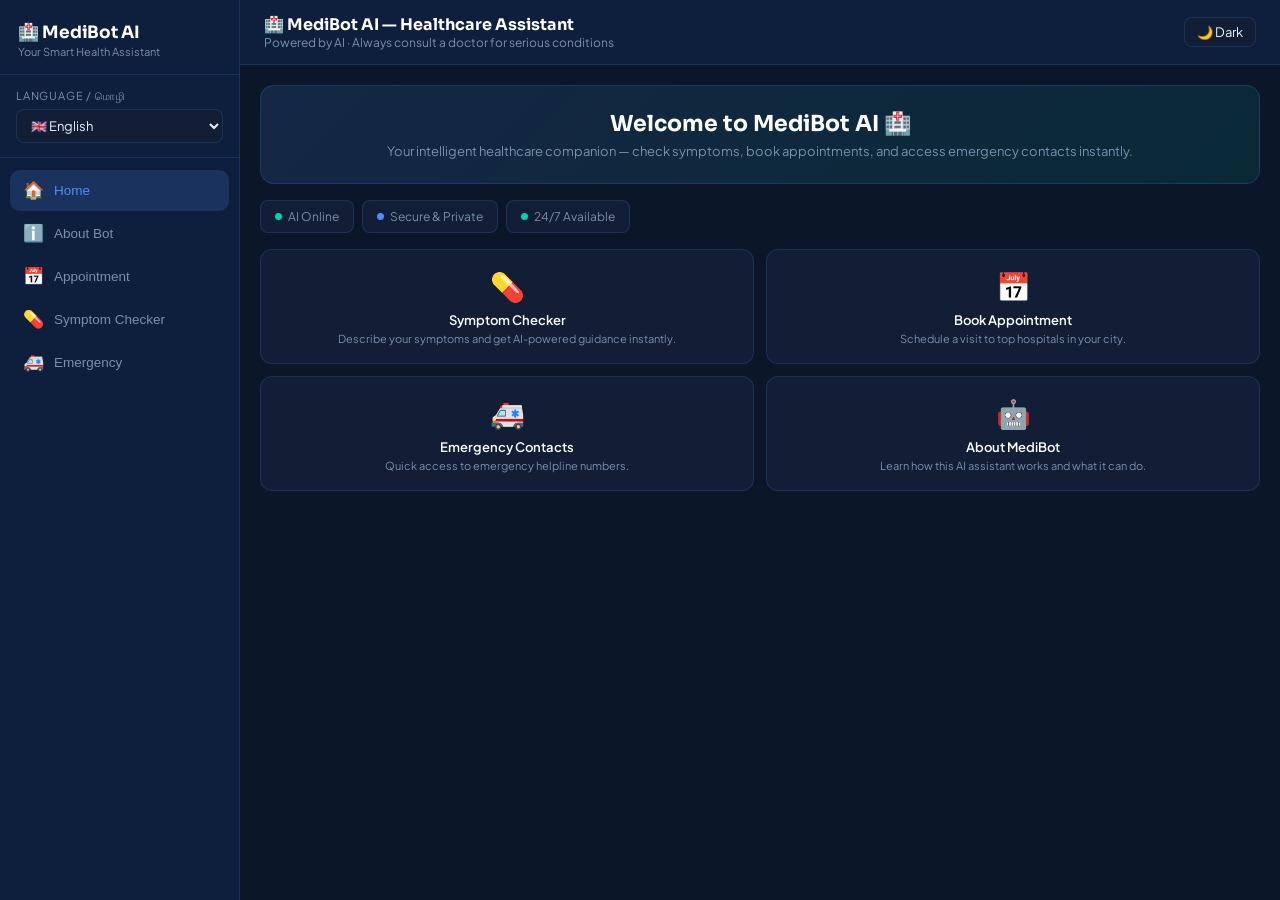
<file: index.html>
<!DOCTYPE html>
<html lang="en">
<head>
<meta charset="UTF-8">
<meta name="viewport" content="width=device-width, initial-scale=1.0">
<title>MediBot AI</title>
<link href="https://fonts.googleapis.com/css2?family=Plus+Jakarta+Sans:wght@400;500;600;700&family=Sora:wght@400;600;700&display=swap" rel="stylesheet">
<style>
*{margin:0;padding:0;box-sizing:border-box}
:root{
  --bg:#0b1628;
  --sidebar:#0d1f3c;
  --card:#111e35;
  --card2:#152240;
  --accent:#00d4aa;
  --accent2:#4f8ef7;
  --red:#ff4d6a;
  --yellow:#ffc94a;
  --text:#e8f0fe;
  --muted:#7a8fad;
  --border:rgba(79,142,247,0.18);
  --radius:14px;
}
body{font-family:'Plus Jakarta Sans',sans-serif;background:var(--bg);color:var(--text);display:flex;height:100vh;overflow:hidden;font-size:14px}
.sidebar{width:240px;background:var(--sidebar);border-right:1px solid var(--border);display:flex;flex-direction:column;padding:0;flex-shrink:0;overflow-y:auto}
.logo{padding:22px 18px 16px;border-bottom:1px solid var(--border)}
.logo h1{font-family:'Sora',sans-serif;font-size:17px;font-weight:700;color:#fff;letter-spacing:-0.3px}
.logo span{font-size:11px;color:var(--muted);display:block;margin-top:2px}
.lang-box{padding:14px 16px;border-bottom:1px solid var(--border)}
.lang-box label{font-size:11px;color:var(--muted);text-transform:uppercase;letter-spacing:0.8px;display:block;margin-bottom:6px}
.lang-box select{width:100%;background:var(--card);color:var(--text);border:1px solid var(--border);border-radius:8px;padding:7px 10px;font-family:inherit;font-size:13px;cursor:pointer}
.lang-box select:focus{outline:none;border-color:var(--accent2)}
nav{padding:12px 10px;flex:1}
.nav-item{display:flex;align-items:center;gap:10px;padding:10px 12px;border-radius:10px;cursor:pointer;color:var(--muted);transition:all .2s;margin-bottom:2px;font-size:13.5px;font-weight:500;border:none;background:none;width:100%;text-align:left}
.nav-item:hover{background:rgba(79,142,247,0.1);color:var(--text)}
.nav-item.active{background:rgba(79,142,247,0.18);color:var(--accent2)}
.nav-item .icon{font-size:17px;width:22px;text-align:center}
.main{flex:1;display:flex;flex-direction:column;overflow:hidden}
.topbar{background:var(--sidebar);border-bottom:1px solid var(--border);padding:14px 24px;display:flex;align-items:center;justify-content:space-between;flex-shrink:0}
.topbar-title{font-family:'Sora',sans-serif;font-size:16px;font-weight:700;color:#fff}
.topbar-sub{font-size:12px;color:var(--muted)}
.dark-toggle{background:var(--card);border:1px solid var(--border);border-radius:8px;padding:6px 12px;color:var(--text);cursor:pointer;font-size:13px;font-family:inherit}
.content{flex:1;overflow-y:auto;padding:20px}
.section{display:none}
.section.active{display:block}
.card{background:var(--card);border:1px solid var(--border);border-radius:var(--radius);padding:20px;margin-bottom:16px}
.card-title{font-size:15px;font-weight:700;color:#fff;margin-bottom:12px;display:flex;align-items:center;gap:8px}
.badge{font-size:11px;padding:2px 8px;border-radius:20px;font-weight:600}
.badge-green{background:rgba(0,212,170,0.18);color:var(--accent)}
.badge-red{background:rgba(255,77,106,0.18);color:var(--red)}
.badge-blue{background:rgba(79,142,247,0.18);color:var(--accent2)}
.about-hero{background:linear-gradient(135deg,rgba(79,142,247,0.2),rgba(0,212,170,0.1));border:1px solid var(--border);border-radius:var(--radius);padding:28px;text-align:center;margin-bottom:16px}
.about-hero h2{font-family:'Sora',sans-serif;font-size:26px;font-weight:700;color:#fff;margin-bottom:8px}
.about-hero p{color:var(--muted);font-size:14px;line-height:1.7;max-width:480px;margin:0 auto}
.features-grid{display:grid;grid-template-columns:1fr 1fr;gap:12px}
.feat{background:var(--card);border:1px solid var(--border);border-radius:10px;padding:16px}
.feat .fi{font-size:22px;margin-bottom:8px}
.feat h4{font-size:13px;font-weight:600;color:#fff;margin-bottom:4px}
.feat p{font-size:12px;color:var(--muted);line-height:1.5}
.appt-grid{display:grid;grid-template-columns:1fr 1fr;gap:12px}
.form-group{margin-bottom:14px}
.form-group label{font-size:12px;color:var(--muted);display:block;margin-bottom:5px;text-transform:uppercase;letter-spacing:0.6px}
.form-group input,.form-group select,.form-group textarea{width:100%;background:var(--card2);border:1px solid var(--border);border-radius:8px;padding:9px 12px;color:var(--text);font-family:inherit;font-size:13px}
.form-group input:focus,.form-group select:focus,.form-group textarea:focus{outline:none;border-color:var(--accent2)}
.form-group select option{background:#1a2a4a}
.time-slots{display:grid;grid-template-columns:repeat(4,1fr);gap:6px;margin-top:6px}
.slot{background:var(--card2);border:1px solid var(--border);border-radius:7px;padding:7px;text-align:center;cursor:pointer;font-size:12px;color:var(--text);transition:all .2s}
.slot:hover{border-color:var(--accent2);color:var(--accent2)}
.slot.selected{background:rgba(79,142,247,0.2);border-color:var(--accent2);color:var(--accent2);font-weight:600}
.slot.booked{background:rgba(255,77,106,0.1);border-color:rgba(255,77,106,0.3);color:var(--red);cursor:not-allowed;text-decoration:line-through;opacity:0.6}
.btn{width:100%;padding:12px;border:none;border-radius:10px;background:var(--accent2);color:#fff;font-family:inherit;font-size:14px;font-weight:600;cursor:pointer;transition:all .2s;margin-top:4px}
.btn:hover{opacity:0.9;transform:translateY(-1px)}
.btn-green{background:var(--accent);color:#0b1628}
.toast{display:none;padding:12px 16px;border-radius:10px;font-size:13px;font-weight:500;margin-bottom:14px;animation:fadeIn .3s}
.toast.show{display:flex;align-items:center;gap:8px}
.toast.success{background:rgba(0,212,170,0.15);border:1px solid rgba(0,212,170,0.3);color:var(--accent)}
.toast.error{background:rgba(255,77,106,0.15);border:1px solid rgba(255,77,106,0.3);color:var(--red)}
@keyframes fadeIn{from{opacity:0;transform:translateY(-8px)}to{opacity:1;transform:translateY(0)}}
.booked-list{margin-top:16px}
.booked-item{background:var(--card2);border:1px solid var(--border);border-radius:10px;padding:12px 16px;margin-bottom:8px;display:flex;align-items:center;gap:12px}
.booked-avatar{width:36px;height:36px;border-radius:50%;background:rgba(79,142,247,0.2);display:flex;align-items:center;justify-content:center;font-size:14px;font-weight:700;color:var(--accent2);flex-shrink:0}
.booked-info h4{font-size:13px;font-weight:600;color:#fff}
.booked-info p{font-size:11px;color:var(--muted)}
.ai-chat{background:var(--card2);border:1px solid var(--border);border-radius:var(--radius);padding:16px;min-height:160px;max-height:260px;overflow-y:auto;margin-bottom:12px}
.ai-msg{display:flex;gap:10px;margin-bottom:12px;animation:fadeIn .3s}
.ai-msg .avatar{width:30px;height:30px;border-radius:50%;flex-shrink:0;display:flex;align-items:center;justify-content:center;font-size:14px}
.ai-avatar{background:rgba(0,212,170,0.15);color:var(--accent)}
.user-avatar{background:rgba(79,142,247,0.15);color:var(--accent2)}
.ai-msg .bubble{background:var(--card);border:1px solid var(--border);border-radius:10px;padding:10px 13px;font-size:13px;line-height:1.6;color:var(--text);flex:1}
.user-msg{flex-direction:row-reverse}
.user-msg .bubble{background:rgba(79,142,247,0.12);text-align:right}
.symptom-input-row{display:flex;gap:8px}
.symptom-input-row input{flex:1;background:var(--card2);border:1px solid var(--border);border-radius:8px;padding:9px 14px;color:var(--text);font-family:inherit;font-size:13px}
.symptom-input-row input:focus{outline:none;border-color:var(--accent)}
.symptom-input-row button{background:var(--accent);color:#0b1628;border:none;border-radius:8px;padding:9px 16px;font-family:inherit;font-weight:600;cursor:pointer;white-space:nowrap;font-size:13px}
.quick-chips{display:flex;flex-wrap:wrap;gap:7px;margin-bottom:14px}
.chip{background:var(--card2);border:1px solid var(--border);border-radius:20px;padding:5px 12px;font-size:12px;color:var(--muted);cursor:pointer;transition:all .2s}
.chip:hover{border-color:var(--accent);color:var(--accent)}
.emg-header{background:linear-gradient(135deg,rgba(255,77,106,0.2),rgba(255,77,106,0.05));border:1px solid rgba(255,77,106,0.3);border-radius:var(--radius);padding:18px 20px;margin-bottom:16px;display:flex;align-items:center;gap:14px}
.emg-icon{font-size:32px}
.emg-header h3{font-size:16px;font-weight:700;color:#fff}
.emg-header p{font-size:12px;color:var(--muted);margin-top:2px}
.emg-grid{display:grid;grid-template-columns:1fr 1fr;gap:10px}
.emg-card{background:var(--card);border:1px solid var(--border);border-radius:12px;padding:16px;cursor:pointer;transition:all .2s}
.emg-card:hover{border-color:var(--red);transform:translateY(-2px)}
.emg-card .num{font-size:24px;font-weight:700;color:var(--red);margin-bottom:4px}
.emg-card .ename{font-size:13px;font-weight:600;color:#fff}
.emg-card .edesc{font-size:11px;color:var(--muted);margin-top:3px}
.emg-card .call-btn{margin-top:10px;background:rgba(255,77,106,0.15);border:1px solid rgba(255,77,106,0.3);color:var(--red);border-radius:7px;padding:6px 12px;font-size:12px;font-weight:600;cursor:pointer;width:100%;font-family:inherit;transition:background .2s}
.emg-card .call-btn:hover{background:rgba(255,77,106,0.25)}
.emg-tips{background:rgba(255,196,74,0.08);border:1px solid rgba(255,196,74,0.2);border-radius:10px;padding:14px 16px;margin-top:12px}
.emg-tips h4{font-size:13px;font-weight:600;color:var(--yellow);margin-bottom:8px}
.emg-tips li{font-size:12px;color:var(--muted);line-height:1.8;margin-left:16px}
.home-hero{background:linear-gradient(135deg,rgba(79,142,247,0.15),rgba(0,212,170,0.1));border:1px solid var(--border);border-radius:var(--radius);padding:24px;margin-bottom:16px;text-align:center}
.home-hero h2{font-family:'Sora',sans-serif;font-size:22px;font-weight:700;color:#fff;margin-bottom:6px}
.home-hero p{color:var(--muted);font-size:13px}
.home-grid{display:grid;grid-template-columns:1fr 1fr;gap:12px}
.home-tile{background:var(--card);border:1px solid var(--border);border-radius:12px;padding:18px;cursor:pointer;transition:all .2s;text-align:center}
.home-tile:hover{border-color:var(--accent2);transform:translateY(-2px)}
.home-tile .tile-icon{font-size:28px;margin-bottom:8px}
.home-tile h4{font-size:13px;font-weight:600;color:#fff;margin-bottom:4px}
.home-tile p{font-size:11px;color:var(--muted)}
.status-row{display:flex;gap:8px;margin-bottom:16px;flex-wrap:wrap}
.status-badge{background:var(--card);border:1px solid var(--border);border-radius:8px;padding:8px 14px;font-size:12px;color:var(--muted);display:flex;align-items:center;gap:6px}
.dot{width:7px;height:7px;border-radius:50%;display:inline-block}
.dot-green{background:var(--accent)}
.dot-blue{background:var(--accent2)}
.typing{display:flex;align-items:center;gap:4px;padding:8px}
.typing span{width:6px;height:6px;border-radius:50%;background:var(--accent);animation:pulse 1.2s infinite}
.typing span:nth-child(2){animation-delay:.2s}
.typing span:nth-child(3){animation-delay:.4s}
@keyframes pulse{0%,60%,100%{transform:scale(1);opacity:.5}30%{transform:scale(1.3);opacity:1}}
::-webkit-scrollbar{width:5px}
::-webkit-scrollbar-track{background:transparent}
::-webkit-scrollbar-thumb{background:var(--border);border-radius:3px}
</style>
</head>
<body>

<div class="sidebar">
  <div class="logo">
    <h1>🏥 MediBot AI</h1>
    <span>Your Smart Health Assistant</span>
  </div>
  <div class="lang-box">
    <label>Language / மொழி</label>
    <select id="langSelect" onchange="changeLang(this.value)">
      <option value="en">🇬🇧 English</option>
      <option value="ta">🇮🇳 Tamil (தமிழ்)</option>
      <option value="hi">🇮🇳 Hindi (हिंदी)</option>
      <option value="te">🇮🇳 Telugu (తెలుగు)</option>
      <option value="ml">🇮🇳 Malayalam (മലയാളം)</option>
    </select>
  </div>
  <nav>
    <button class="nav-item active" onclick="goTo('home',this)">
      <span class="icon">🏠</span><span data-key="nav_home">Home</span>
    </button>
    <button class="nav-item" onclick="goTo('about',this)">
      <span class="icon">ℹ️</span><span data-key="nav_about">About Bot</span>
    </button>
    <button class="nav-item" onclick="goTo('appointment',this)">
      <span class="icon">📅</span><span data-key="nav_appt">Appointment</span>
    </button>
    <button class="nav-item" onclick="goTo('symptom',this)">
      <span class="icon">💊</span><span data-key="nav_symptom">Symptom Checker</span>
    </button>
    <button class="nav-item" onclick="goTo('emergency',this)">
      <span class="icon">🚑</span><span data-key="nav_emg">Emergency</span>
    </button>
  </nav>
</div>

<div class="main">
  <div class="topbar">
    <div>
      <div class="topbar-title">🏥 MediBot AI — Healthcare Assistant</div>
      <div class="topbar-sub">Powered by AI · Always consult a doctor for serious conditions</div>
    </div>
    <button class="dark-toggle" onclick="toggleDark()">🌙 Dark</button>
  </div>

  <div class="content">

    <!-- HOME -->
    <div class="section active" id="sec-home">
      <div class="home-hero">
        <h2 id="home-title">Welcome to MediBot AI 🏥</h2>
        <p id="home-sub">Your intelligent healthcare companion — check symptoms, book appointments, and access emergency contacts instantly.</p>
      </div>
      <div class="status-row">
        <div class="status-badge"><span class="dot dot-green"></span><span data-key="status_online">AI Online</span></div>
        <div class="status-badge"><span class="dot dot-blue"></span><span data-key="status_secure">Secure & Private</span></div>
        <div class="status-badge"><span class="dot dot-green"></span><span data-key="status_24">24/7 Available</span></div>
      </div>
      <div class="home-grid">
        <div class="home-tile" onclick="goTo('symptom',null)">
          <div class="tile-icon">💊</div>
          <h4 data-key="tile_symptom">Symptom Checker</h4>
          <p data-key="tile_symptom_desc">Describe your symptoms and get AI-powered guidance instantly.</p>
        </div>
        <div class="home-tile" onclick="goTo('appointment',null)">
          <div class="tile-icon">📅</div>
          <h4 data-key="tile_appt">Book Appointment</h4>
          <p data-key="tile_appt_desc">Schedule a visit to top hospitals in your city.</p>
        </div>
        <div class="home-tile" onclick="goTo('emergency',null)">
          <div class="tile-icon">🚑</div>
          <h4 data-key="tile_emg">Emergency Contacts</h4>
          <p data-key="tile_emg_desc">Quick access to emergency helpline numbers.</p>
        </div>
        <div class="home-tile" onclick="goTo('about',null)">
          <div class="tile-icon">🤖</div>
          <h4 data-key="tile_about">About MediBot</h4>
          <p data-key="tile_about_desc">Learn how this AI assistant works and what it can do.</p>
        </div>
      </div>
    </div>

    <!-- ABOUT -->
    <div class="section" id="sec-about">
      <div class="about-hero">
        <h2>🤖 MediBot AI</h2>
        <p data-key="about_desc">MediBot is an intelligent AI-powered healthcare assistant designed to help users understand basic symptoms, book hospital appointments, and access emergency support — all in one place, in your preferred language.</p>
      </div>
      <div class="features-grid">
        <div class="feat"><div class="fi">💊</div><h4 data-key="feat1_title">Symptom Analysis</h4><p data-key="feat1_desc">Describe your symptoms in plain language and get basic health guidance with suggested medications and care tips.</p></div>
        <div class="feat"><div class="fi">📅</div><h4 data-key="feat2_title">Smart Appointments</h4><p data-key="feat2_desc">Book time slots at top hospitals. The system prevents double-booking for the same doctor automatically.</p></div>
        <div class="feat"><div class="fi">🚑</div><h4 data-key="feat3_title">Emergency Access</h4><p data-key="feat3_desc">One-click access to all Indian emergency helplines including ambulance, police, and hospital contacts.</p></div>
        <div class="feat"><div class="fi">🌐</div><h4 data-key="feat4_title">Multilingual Support</h4><p data-key="feat4_desc">Available in Tamil, Hindi, Telugu, Malayalam, and English — serving patients across India.</p></div>
      </div>
      <div class="card" style="margin-top:14px">
        <div class="card-title">⚠️ <span data-key="disclaimer_title">Important Disclaimer</span></div>
        <p style="font-size:13px;color:var(--muted);line-height:1.7" data-key="disclaimer_text">MediBot AI provides general health information only. It is NOT a substitute for professional medical advice, diagnosis, or treatment. Always consult a qualified healthcare professional for serious or persistent conditions.</p>
      </div>
    </div>

    <!-- APPOINTMENT -->
    <div class="section" id="sec-appointment">
      <div id="appt-toast" class="toast"></div>
      <div class="card">
        <div class="card-title">📅 <span data-key="appt_title">Book an Appointment</span></div>
        <div class="appt-grid">
          <div class="form-group">
            <label data-key="lbl_name">Full Name</label>
            <input id="appt_name" type="text" placeholder="John Doe">
          </div>
          <div class="form-group">
            <label data-key="lbl_date">Date</label>
            <input id="appt_date" type="date">
          </div>
          <div class="form-group">
            <label data-key="lbl_hospital">Hospital</label>
            <select id="appt_hospital">
              <option value="">-- Select Hospital --</option>
              <option value="Apollo">Apollo Hospital</option>
              <option value="Fortis">Fortis Hospital</option>
              <option value="Kauvery">Kauvery Hospital</option>
              <option value="MIOT">MIOT International</option>
              <option value="GovtGeneral">Govt. General Hospital</option>
            </select>
          </div>
          <div class="form-group">
            <label data-key="lbl_doctor">Doctor / Specialty</label>
            <select id="appt_doctor">
              <option value="">-- Select Doctor --</option>
              <option value="Dr. Priya - General">Dr. Priya — General</option>
              <option value="Dr. Raj - Cardiology">Dr. Raj — Cardiology</option>
              <option value="Dr. Meena - Pediatrics">Dr. Meena — Pediatrics</option>
              <option value="Dr. Kumar - Orthopedics">Dr. Kumar — Orthopedics</option>
              <option value="Dr. Anand - Neurology">Dr. Anand — Neurology</option>
            </select>
          </div>
        </div>
        <div class="form-group">
          <label data-key="lbl_place">Place / City</label>
          <input id="appt_place" type="text" placeholder="Chennai">
        </div>
        <div class="form-group">
          <label data-key="lbl_time">Select Time Slot</label>
          <div class="time-slots" id="time-slots">
            <div class="slot" onclick="selectSlot(this,'09:00 AM')">09:00 AM</div>
            <div class="slot" onclick="selectSlot(this,'10:00 AM')">10:00 AM</div>
            <div class="slot" onclick="selectSlot(this,'11:00 AM')">11:00 AM</div>
            <div class="slot" onclick="selectSlot(this,'12:00 PM')">12:00 PM</div>
            <div class="slot" onclick="selectSlot(this,'02:00 PM')">02:00 PM</div>
            <div class="slot" onclick="selectSlot(this,'03:00 PM')">03:00 PM</div>
            <div class="slot" onclick="selectSlot(this,'04:00 PM')">04:00 PM</div>
            <div class="slot" onclick="selectSlot(this,'05:00 PM')">05:00 PM</div>
          </div>
        </div>
        <button class="btn btn-green" onclick="bookAppointment()" data-key="btn_book">📅 Confirm Appointment</button>
      </div>
      <div class="booked-list" id="booked-list"></div>
    </div>

    <!-- SYMPTOM -->
    <div class="section" id="sec-symptom">
      <div class="card">
        <div class="card-title">💊 <span data-key="sym_title">AI Symptom Checker</span> <span class="badge badge-green">AI Powered</span></div>
        <p style="font-size:12px;color:var(--muted);margin-bottom:12px" data-key="sym_desc">Type your symptom or temperature below. Try: "fever 99", "cough", "headache", "cold", "stomach pain"...</p>
        <div class="quick-chips">
          <div class="chip" onclick="quickSymptom('Fever')">🌡 Fever</div>
          <div class="chip" onclick="quickSymptom('Cough')">😮‍💨 Cough</div>
          <div class="chip" onclick="quickSymptom('Headache')">🤕 Headache</div>
          <div class="chip" onclick="quickSymptom('Cold')">🤧 Cold</div>
          <div class="chip" onclick="quickSymptom('Stomach Pain')">😣 Stomach Pain</div>
          <div class="chip" onclick="quickSymptom('Sore Throat')">🤒 Sore Throat</div>
          <div class="chip" onclick="quickSymptom('Back Pain')">🦴 Back Pain</div>
          <div class="chip" onclick="quickSymptom('Dizziness')">💫 Dizziness</div>
        </div>
        <div class="ai-chat" id="ai-chat">
          <div class="ai-msg">
            <div class="avatar ai-avatar">🤖</div>
            <div class="bubble" id="greeting-msg">Hello! I'm MediBot. Tell me your symptom and I'll provide basic health guidance. Remember: always consult a doctor for serious conditions. 🏥</div>
          </div>
        </div>
        <div class="symptom-input-row">
          <input id="sym-input" type="text" placeholder="Type symptom or e.g. 'fever 101 degrees'..." onkeydown="if(event.key==='Enter')analyzeSymptom()">
          <button onclick="analyzeSymptom()">🔍 Analyze</button>
        </div>
      </div>
    </div>

    <!-- EMERGENCY -->
    <div class="section" id="sec-emergency">
      <div class="emg-header">
        <div class="emg-icon">🚨</div>
        <div>
          <h3 data-key="emg_title">Emergency Contacts</h3>
          <p data-key="emg_sub">Tap any number to call immediately. These are India's official emergency helplines.</p>
        </div>
      </div>
      <div class="emg-grid">
        <div class="emg-card"><div class="num">108</div><div class="ename">🚑 Ambulance</div><div class="edesc">Free ambulance service — Tamil Nadu & nationwide</div><button class="call-btn" onclick="alert('Calling 108 — Ambulance Service')">📞 Call 108</button></div>
        <div class="emg-card"><div class="num">100</div><div class="ename">👮 Police</div><div class="edesc">Emergency police assistance & crime reporting</div><button class="call-btn" onclick="alert('Calling 100 — Police Emergency')">📞 Call 100</button></div>
        <div class="emg-card"><div class="num">102</div><div class="ename">🤱 Maternity</div><div class="edesc">Free ambulance for pregnant women & newborns</div><button class="call-btn" onclick="alert('Calling 102 — Maternity Ambulance')">📞 Call 102</button></div>
        <div class="emg-card"><div class="num">104</div><div class="ename">🏥 Health Helpline</div><div class="edesc">Medical advice, hospital info & health queries</div><button class="call-btn" onclick="alert('Calling 104 — Health Helpline')">📞 Call 104</button></div>
        <div class="emg-card"><div class="num">112</div><div class="ename">🆘 National Emergency</div><div class="edesc">Single number for all emergencies — police, fire, medical</div><button class="call-btn" onclick="alert('Calling 112 — National Emergency')">📞 Call 112</button></div>
        <div class="emg-card"><div class="num">1800-599-0019</div><div class="ename">🧠 Mental Health</div><div class="edesc">iCall — free psychological support helpline</div><button class="call-btn" onclick="alert('Calling Mental Health Helpline')">📞 Call Now</button></div>
        <div class="emg-card"><div class="num">1098</div><div class="ename">👧 Childline</div><div class="edesc">Emergency support for children in distress</div><button class="call-btn" onclick="alert('Calling 1098 — Childline')">📞 Call 1098</button></div>
        <div class="emg-card"><div class="num">1091</div><div class="ename">👩 Women Helpline</div><div class="edesc">24/7 support for women in emergency situations</div><button class="call-btn" onclick="alert('Calling 1091 — Women Helpline')">📞 Call 1091</button></div>
      </div>
      <div class="emg-tips">
        <h4>⚡ When to call 112?</h4>
        <ul>
          <li>Unconscious or unresponsive person</li>
          <li>Severe chest pain or difficulty breathing</li>
          <li>Heavy bleeding or trauma injury</li>
          <li>Suspected stroke (face drooping, arm weakness, speech difficulty)</li>
          <li>Severe allergic reaction or poisoning</li>
        </ul>
      </div>
    </div>

  </div>
</div>

<script>
const translations={
  en:{nav_home:"Home",nav_about:"About Bot",nav_appt:"Appointment",nav_symptom:"Symptom Checker",nav_emg:"Emergency",status_online:"AI Online",status_secure:"Secure & Private",status_24:"24/7 Available",tile_symptom:"Symptom Checker",tile_symptom_desc:"Describe your symptoms and get AI-powered guidance instantly.",tile_appt:"Book Appointment",tile_appt_desc:"Schedule a visit to top hospitals in your city.",tile_emg:"Emergency Contacts",tile_emg_desc:"Quick access to emergency helpline numbers.",tile_about:"About MediBot",tile_about_desc:"Learn how this AI assistant works and what it can do.",about_desc:"MediBot is an intelligent AI-powered healthcare assistant designed to help users understand basic symptoms, book hospital appointments, and access emergency support — all in one place, in your preferred language.",feat1_title:"Symptom Analysis",feat1_desc:"Describe your symptoms in plain language and get basic health guidance with suggested medications and care tips.",feat2_title:"Smart Appointments",feat2_desc:"Book time slots at top hospitals. The system prevents double-booking for the same doctor automatically.",feat3_title:"Emergency Access",feat3_desc:"One-click access to all Indian emergency helplines including ambulance, police, and hospital contacts.",feat4_title:"Multilingual Support",feat4_desc:"Available in Tamil, Hindi, Telugu, Malayalam, and English — serving patients across India.",disclaimer_title:"Important Disclaimer",disclaimer_text:"MediBot AI provides general health information only. It is NOT a substitute for professional medical advice, diagnosis, or treatment. Always consult a qualified healthcare professional for serious or persistent conditions.",appt_title:"Book an Appointment",lbl_name:"Full Name",lbl_date:"Date",lbl_hospital:"Hospital",lbl_doctor:"Doctor / Specialty",lbl_place:"Place / City",lbl_time:"Select Time Slot",btn_book:"📅 Confirm Appointment",sym_title:"AI Symptom Checker",sym_desc:"Type your symptom or temperature below. Try: 'fever 99', 'cough', 'headache', 'cold', 'stomach pain'...",emg_title:"Emergency Contacts",emg_sub:"Tap any number to call immediately. These are India's official emergency helplines.",greeting:"Hello! I'm MediBot. Tell me your symptom and I'll provide basic health guidance. Remember: always consult a doctor for serious conditions. 🏥"},
  ta:{nav_home:"முகப்பு",nav_about:"பாட் பற்றி",nav_appt:"சந்திப்பு",nav_symptom:"அறிகுறி சரிபார்ப்பு",nav_emg:"அவசரம்",status_online:"AI இயங்குகிறது",status_secure:"பாதுகாப்பான & தனிப்பட்ட",status_24:"24/7 கிடைக்கும்",tile_symptom:"அறிகுறி சரிபார்ப்பு",tile_symptom_desc:"உங்கள் அறிகுறிகளை விவரிக்கவும், உடனடி வழிகாட்டுதல் பெறவும்.",tile_appt:"சந்திப்பு பதிவு",tile_appt_desc:"முன்னணி மருத்துவமனைகளில் நேரத்தை திட்டமிடுங்கள்.",tile_emg:"அவசர தொடர்புகள்",tile_emg_desc:"அவசர உதவி எண்களை விரைவாக அணுகவும்.",tile_about:"MediBot பற்றி",tile_about_desc:"இந்த AI உதவியாளர் எவ்வாறு செயல்படுகிறது என்று அறிக.",about_desc:"MediBot என்பது ஒரு புத்திசாலி AI மருத்துவ உதவியாளர்.",feat1_title:"அறிகுறி பகுப்பாய்வு",feat1_desc:"எளிய மொழியில் உங்கள் அறிகுறிகளை விவரிக்கவும், மருந்து பரிந்துரைகள் பெறவும்.",feat2_title:"நேர்த்தியான சந்திப்புகள்",feat2_desc:"முன்னணி மருத்துவமனைகளில் நேர slots பதிவு செய்யுங்கள்.",feat3_title:"அவசர அணுகல்",feat3_desc:"அனைத்து அவசர helplines-ஐ அணுகவும்.",feat4_title:"பல மொழி ஆதரவு",feat4_desc:"தமிழ், இந்தி, தெலுங்கு, மலையாளம், ஆங்கிலம்.",disclaimer_title:"முக்கியமான விதிமுறை",disclaimer_text:"MediBot AI பொதுவான சுகாதார தகவல்களை மட்டுமே வழங்குகிறது. தொழில்முறை மருத்துவ ஆலோசனையை மாற்றாது.",appt_title:"சந்திப்பு பதிவு",lbl_name:"முழு பெயர்",lbl_date:"தேதி",lbl_hospital:"மருத்துவமனை",lbl_doctor:"மருத்துவர் / சிறப்பு",lbl_place:"இடம் / நகரம்",lbl_time:"நேர slot தேர்ந்தெடு",btn_book:"📅 சந்திப்பை உறுதிப்படுத்து",sym_title:"AI அறிகுறி சரிபார்ப்பு",sym_desc:"உங்கள் அறிகுறி அல்லது வெப்பநிலையை தட்டச்சு செய்யுங்கள்.",emg_title:"அவசர தொடர்புகள்",emg_sub:"உடனடியாக அழைக்க எந்த எண்ணையும் தொடவும்.",greeting:"வணக்கம்! நான் MediBot. உங்கள் அறிகுறியை சொல்லுங்கள். 🏥"},
  hi:{nav_home:"होम",nav_about:"बॉट के बारे में",nav_appt:"अपॉइंटमेंट",nav_symptom:"लक्षण जाँच",nav_emg:"आपातकाल",status_online:"AI ऑनलाइन",status_secure:"सुरक्षित और निजी",status_24:"24/7 उपलब्ध",tile_symptom:"लक्षण जाँचकर्ता",tile_symptom_desc:"अपने लक्षण बताएं और तुरंत AI मार्गदर्शन पाएं।",tile_appt:"अपॉइंटमेंट बुक करें",tile_appt_desc:"शीर्ष अस्पतालों में विजिट शेड्यूल करें।",tile_emg:"आपातकालीन संपर्क",tile_emg_desc:"आपातकालीन हेल्पलाइन नंबर तक त्वरित पहुंच।",tile_about:"MediBot के बारे में",tile_about_desc:"जानें यह AI सहायक कैसे काम करता है।",about_desc:"MediBot एक बुद्धिमान AI-संचालित स्वास्थ्य सहायक है।",feat1_title:"लक्षण विश्लेषण",feat1_desc:"सरल भाषा में लक्षण बताएं और दवा सुझाव पाएं।",feat2_title:"स्मार्ट अपॉइंटमेंट",feat2_desc:"शीर्ष अस्पतालों में टाइम स्लॉट बुक करें।",feat3_title:"आपातकालीन पहुंच",feat3_desc:"सभी भारतीय आपातकालीन हेल्पलाइन।",feat4_title:"बहुभाषी समर्थन",feat4_desc:"तमिल, हिंदी, तेलुगु, मलयालम और अंग्रेजी में उपलब्ध।",disclaimer_title:"महत्वपूर्ण अस्वीकरण",disclaimer_text:"MediBot AI केवल सामान्य स्वास्थ्य जानकारी प्रदान करता है। यह पेशेवर चिकित्सा सलाह का विकल्प नहीं है।",appt_title:"अपॉइंटमेंट बुक करें",lbl_name:"पूरा नाम",lbl_date:"तारीख",lbl_hospital:"अस्पताल",lbl_doctor:"डॉक्टर / विशेषज्ञता",lbl_place:"स्थान / शहर",lbl_time:"टाइम स्लॉट चुनें",btn_book:"📅 अपॉइंटमेंट पक्का करें",sym_title:"AI लक्षण जाँचकर्ता",sym_desc:"अपना लक्षण या तापमान टाइप करें।",emg_title:"आपातकालीन संपर्क",emg_sub:"तुरंत कॉल करने के लिए किसी भी नंबर पर टैप करें।",greeting:"नमस्ते! मैं MediBot हूं। अपना लक्षण बताएं। 🏥"},
  te:{nav_home:"హోమ్",nav_about:"బాట్ గురించి",nav_appt:"అపాయింట్‌మెంట్",nav_symptom:"లక్షణ తనిఖీ",nav_emg:"అత్యవసరం",greeting:"నమస్కారం! నేను MediBot. మీ లక్షణాన్ని చెప్పండి. 🏥"},
  ml:{nav_home:"ഹോം",nav_about:"ബോട്ടിനെക്കുറിച്ച്",nav_appt:"അപ്പോയിന്റ്മെന്റ്",nav_symptom:"ലക്ഷണ പരിശോധന",nav_emg:"അടിയന്തരം",greeting:"നമസ്കാരം! ഞാൻ MediBot ആണ്. നിങ്ങളുടെ ലക്ഷണം പറയൂ. 🏥"}
};

let currentLang='en';
let selectedSlot='';
let appointments=[];

const symptomDB={
  fever:{keywords:['fever','temperature','temp','kaichal','bukhar','viral'],tempRanges:[{max:98.6,title:"Normal Temperature",msg:"Your temperature is within normal range (98.6°F / 37°C). No medication needed. Stay hydrated and monitor if symptoms develop.",icon:"✅"},{max:100.4,title:"Low-Grade Fever",msg:"Mild fever detected.<br>• Drink plenty of water and fluids<br>• Rest and avoid exertion<br>• Apply a cool damp cloth on forehead<br>• <strong>Paracetamol 500mg</strong> every 4–6 hours if uncomfortable<br>• Monitor temperature every 2 hours",icon:"🌡️"},{max:102,title:"Moderate Fever",msg:"Moderate fever — take action soon.<br>• Take <strong>Paracetamol 650mg</strong> every 6 hours<br>• Drink ORS / electrolyte fluids<br>• Wear light clothing<br>• Visit a clinic if it persists over 2 days",icon:"⚠️"},{max:999,title:"High Fever — Seek Medical Help",msg:"High fever detected — consult a doctor immediately.<br>• Take <strong>Paracetamol 650mg</strong> right away<br>• Apply cool compress on forehead and armpits<br>• Visit a doctor or emergency clinic NOW<br>• Could indicate infection, dengue, or typhoid",icon:"🚨"}],default:"It sounds like you have a fever.<br>• Take <strong>Paracetamol 500–650mg</strong> every 6 hours<br>• Drink lots of water and fluids<br>• Rest and keep your body cool<br>• Consult a doctor if it persists more than 2 days"},
  cough:{keywords:['cough','coughing','throat','ihrumal'],response:"Cough detected — here's what to do:<br>• <strong>Dry cough:</strong> Honey + warm water, Benadryl syrup<br>• <strong>Wet cough:</strong> Steam inhalation, Mucinex (guaifenesin)<br>• Gargle with warm salt water 3× daily<br>• Avoid cold drinks and ice cream<br>• Consult a doctor if it lasts more than 7 days",icon:"😮‍💨"},
  cold:{keywords:['cold','runny nose','sneezing','nasal','congestion'],response:"Common cold — here's your care plan:<br>• <strong>Antihistamine:</strong> Cetirizine 10mg once daily<br>• <strong>Decongestant:</strong> Otrivin nasal spray<br>• Warm soups, ginger tea, and honey<br>• Steam inhalation 2× daily<br>• Vitamin C 500mg daily",icon:"🤧"},
  headache:{keywords:['headache','head pain','migraine','thalai vali'],response:"Headache — here's how to manage:<br>• <strong>Mild headache:</strong> Paracetamol 500mg or Ibuprofen 400mg<br>• <strong>Migraine:</strong> Rest in a dark room<br>• Drink 2–3 glasses of water<br>• Reduce screen time and bright lights<br>• Apply cold compress on temples",icon:"🤕"},
  stomach:{keywords:['stomach','stomach pain','abdomen','nausea','vomiting','diarrhea','gastric','indigestion','acidity'],response:"Stomach issue detected:<br>• <strong>Acidity/GERD:</strong> Omeprazole 20mg before meals, antacids (Gelusil, Digene)<br>• <strong>Diarrhea:</strong> ORS solution, BRAT diet (banana, rice, apple, toast)<br>• <strong>Nausea:</strong> Ondansetron 4mg or ginger tea<br>• Avoid spicy, oily foods<br>• Consult a doctor if pain is severe",icon:"😣"},
  throat:{keywords:['sore throat','throat pain','tonsil','swallowing'],response:"Sore throat care:<br>• Ibuprofen or Paracetamol for pain relief<br>• Gargle warm salt water every few hours<br>• Strepsils or throat lozenges<br>• Warm ginger + honey + lemon tea<br>• Avoid cold drinks and smoking",icon:"🤒"},
  back:{keywords:['back pain','lower back','spine','backache','muscle pain'],response:"Back pain management:<br>• <strong>NSAIDs:</strong> Ibuprofen 400mg or Diclofenac (with food)<br>• Apply warm compress or ice pack for 20 min<br>• Gentle stretching exercises<br>• Avoid lifting heavy objects<br>• Consult an orthopedic doctor if pain radiates to legs",icon:"🦴"},
  dizziness:{keywords:['dizzy','dizziness','vertigo','spinning','lightheaded'],response:"Dizziness/Vertigo — here's what to do:<br>• <strong>Vertigo:</strong> Meclizine (Antivert) 25mg<br>• Sit or lie down immediately to prevent falls<br>• Stay hydrated — drink water/electrolytes<br>• Check blood pressure (low BP is a common cause)<br>• See a doctor if dizziness is recurrent",icon:"💫"}
};

function changeLang(lang){
  currentLang=lang;
  const t=translations[lang]||translations.en;
  document.querySelectorAll('[data-key]').forEach(el=>{
    const key=el.getAttribute('data-key');
    if(t[key]) el.textContent=t[key];
  });
  const greetMsg=document.getElementById('greeting-msg');
  if(greetMsg) greetMsg.innerHTML=t.greeting||translations.en.greeting;
}

function goTo(section,btn){
  document.querySelectorAll('.section').forEach(s=>s.classList.remove('active'));
  document.querySelectorAll('.nav-item').forEach(n=>n.classList.remove('active'));
  document.getElementById('sec-'+section).classList.add('active');
  if(btn) btn.classList.add('active');
  else{const map={home:0,about:1,appointment:2,symptom:3,emergency:4};const items=document.querySelectorAll('.nav-item');if(items[map[section]])items[map[section]].classList.add('active');}
}

function selectSlot(el,time){
  if(el.classList.contains('booked')) return;
  document.querySelectorAll('.slot').forEach(s=>s.classList.remove('selected'));
  el.classList.add('selected');
  selectedSlot=time;
}

function bookAppointment(){
  const name=document.getElementById('appt_name').value.trim();
  const date=document.getElementById('appt_date').value;
  const hospital=document.getElementById('appt_hospital').value;
  const doctor=document.getElementById('appt_doctor').value;
  const place=document.getElementById('appt_place').value.trim();
  const toast=document.getElementById('appt-toast');
  if(!name||!date||!hospital||!doctor||!place||!selectedSlot){showToast(toast,'error','⚠️ Please fill all fields and select a time slot.');return;}
  const duplicate=appointments.find(a=>a.doctor===doctor&&a.date===date&&a.time===selectedSlot);
  if(duplicate){showToast(toast,'error','❌ This slot is already booked for '+doctor+'. The slot has expired for this time. Please select another slot or a different doctor.');document.querySelectorAll('.slot').forEach(s=>{if(s.textContent===selectedSlot)s.classList.add('booked');});selectedSlot='';document.querySelectorAll('.slot').forEach(s=>s.classList.remove('selected'));return;}
  appointments.push({name,date,hospital,doctor,place,time:selectedSlot});
  showToast(toast,'success','✅ Appointment confirmed for '+name+' with '+doctor+' at '+hospital+' on '+date+' at '+selectedSlot+'!');
  renderBookings();
  document.querySelectorAll('.slot').forEach(s=>{if(s.textContent===selectedSlot&&s.classList.contains('selected')){s.classList.remove('selected');s.classList.add('booked');}});
  selectedSlot='';
  document.getElementById('appt_name').value='';
  document.getElementById('appt_place').value='';
}

function showToast(el,type,msg){el.className='toast show '+type;el.innerHTML=msg;setTimeout(()=>el.classList.remove('show'),6000);}

function renderBookings(){
  const container=document.getElementById('booked-list');
  if(!appointments.length){container.innerHTML='';return;}
  container.innerHTML='<div class="card-title" style="color:#fff;font-size:14px;margin-bottom:10px">📋 Confirmed Appointments ('+appointments.length+')</div>'+appointments.map(a=>`<div class="booked-item"><div class="booked-avatar">${a.name.charAt(0).toUpperCase()}</div><div class="booked-info"><h4>${a.name}</h4><p>${a.doctor} · ${a.hospital} · ${a.date} · ${a.time} · ${a.place}</p></div><span style="margin-left:auto;background:rgba(0,212,170,0.12);color:#00d4aa;padding:3px 10px;border-radius:20px;font-size:11px;font-weight:600">Confirmed</span></div>`).join('');
}

function quickSymptom(sym){document.getElementById('sym-input').value=sym;analyzeSymptom();}

function analyzeSymptom(){
  const input=document.getElementById('sym-input').value.trim();
  if(!input) return;
  const chat=document.getElementById('ai-chat');
  const userDiv=document.createElement('div');
  userDiv.className='ai-msg user-msg';
  userDiv.innerHTML=`<div class="avatar user-avatar">👤</div><div class="bubble">${input}</div>`;
  chat.appendChild(userDiv);
  const typingDiv=document.createElement('div');
  typingDiv.className='ai-msg';
  typingDiv.innerHTML=`<div class="avatar ai-avatar">🤖</div><div class="bubble"><div class="typing"><span></span><span></span><span></span></div></div>`;
  chat.appendChild(typingDiv);
  chat.scrollTop=chat.scrollHeight;
  document.getElementById('sym-input').value='';
  setTimeout(()=>{typingDiv.querySelector('.bubble').innerHTML=generateResponse(input.toLowerCase());chat.scrollTop=chat.scrollHeight;},900);
}

function extractTemp(text){const m=text.match(/(\d{2,3}(\.\d)?)\s*(degree|°|f|celsius|fahrenheit)?/i);if(m)return parseFloat(m[1]);return null;}

function generateResponse(text){
  for(const key in symptomDB){
    const entry=symptomDB[key];
    const matched=entry.keywords.some(k=>text.includes(k));
    if(matched){
      if(key==='fever'){const temp=extractTemp(text);if(temp){const range=entry.tempRanges.find(r=>temp<=r.max);if(range)return `${range.icon} <strong>${range.title}</strong> (${temp}°F detected)<br><br>${range.msg}<br><br><em style="color:var(--muted);font-size:11px">⚠️ This is general guidance only. Consult a doctor for persistent symptoms.</em>`;}return `🌡️ <strong>Fever Detected</strong><br><br>${entry.default}<br><br><em style="color:var(--muted);font-size:11px">⚠️ Consult a doctor if fever persists.</em>`;}
      return `${entry.icon||'💊'} <strong>${key.charAt(0).toUpperCase()+key.slice(1)} Detected</strong><br><br>${entry.response}<br><br><em style="color:var(--muted);font-size:11px">⚠️ This is general guidance. Please consult a doctor for proper diagnosis.</em>`;
    }
  }
  return `🤔 <strong>Symptom not found in database</strong><br><br>I couldn't identify specific guidance for "<em>${text}</em>".<br><br>• Please try: fever, cough, cold, headache, stomach pain, sore throat, back pain, dizziness<br>• For any serious symptom, please <strong>consult a doctor</strong> immediately.<br><br><em style="color:var(--muted);font-size:11px">📞 Call 104 for free health helpline advice.</em>`;
}

function toggleDark(){document.body.classList.toggle('light-mode');const btn=document.querySelector('.dark-toggle');btn.textContent=document.body.classList.contains('light-mode')?'🌙 Dark':'☀️ Light';}

document.getElementById('appt_date').min=new Date().toISOString().split('T')[0];
</script>
</body>
</html>
</file>
